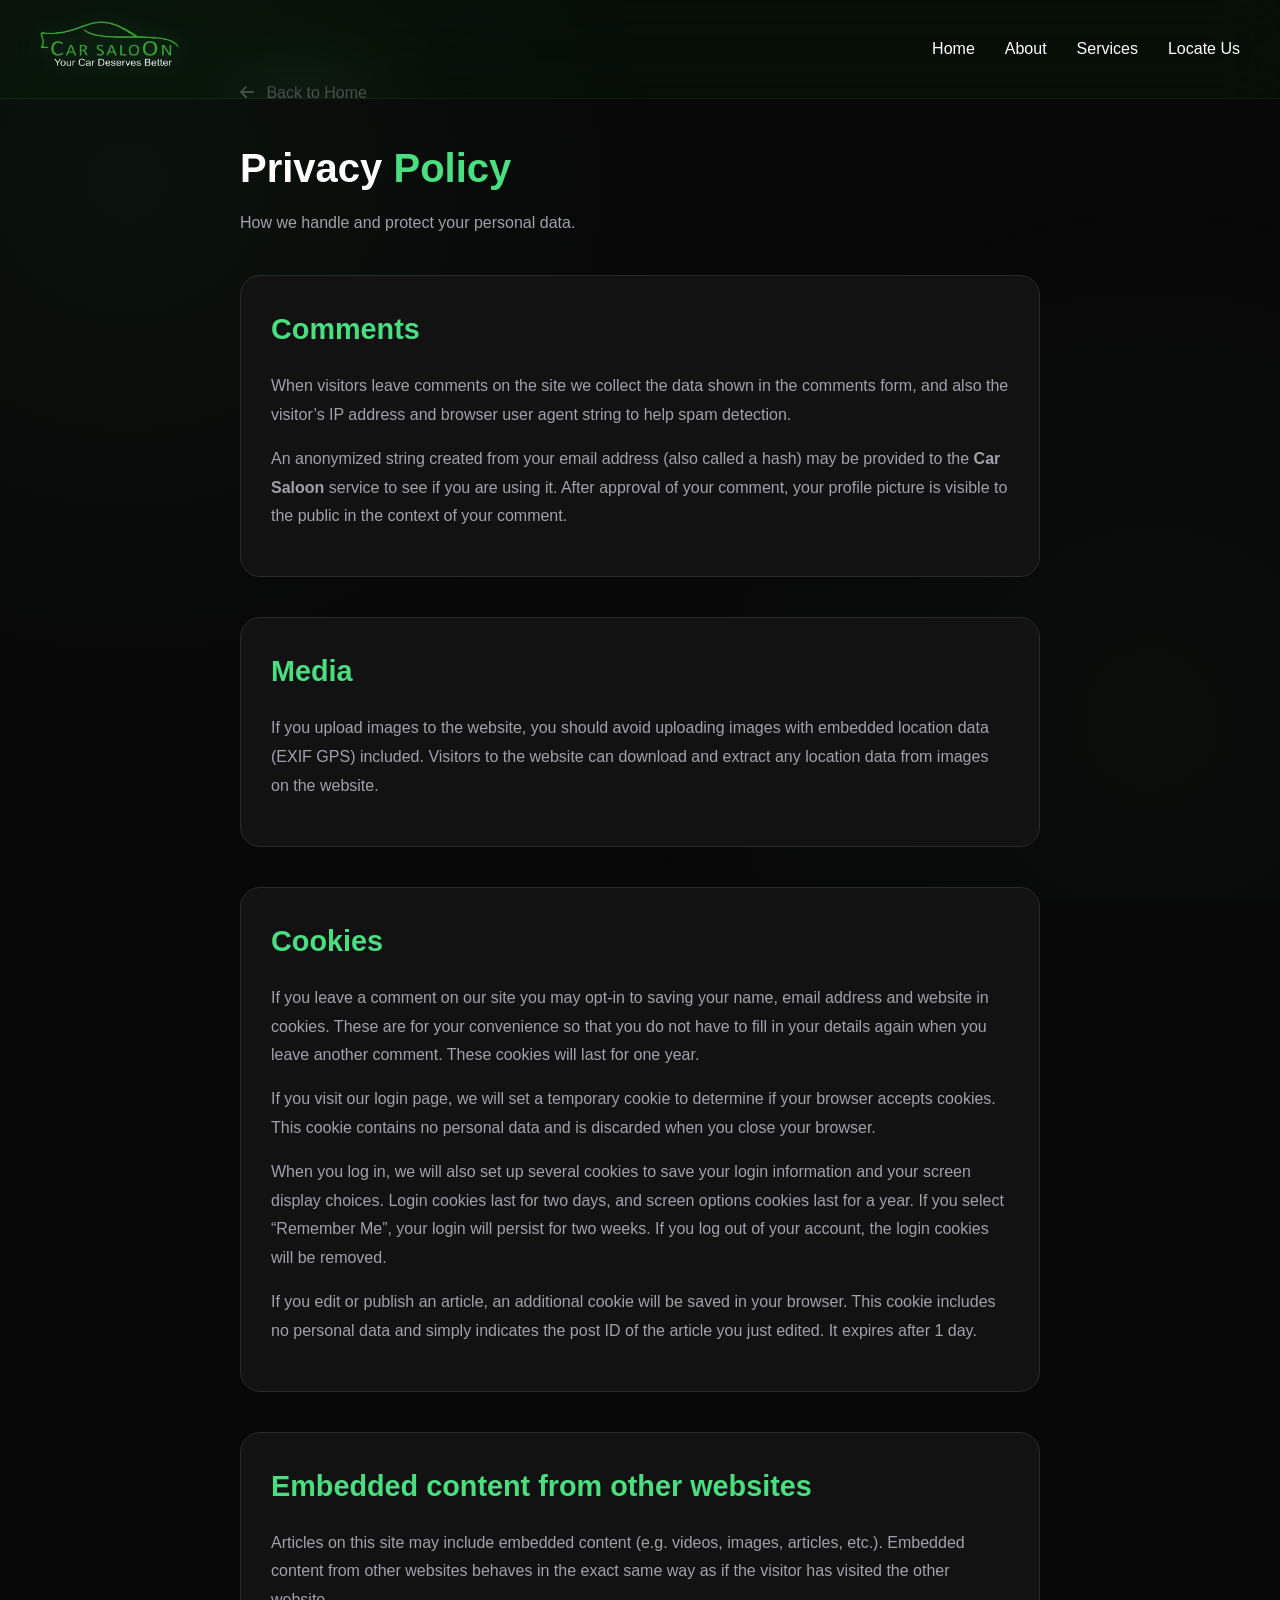
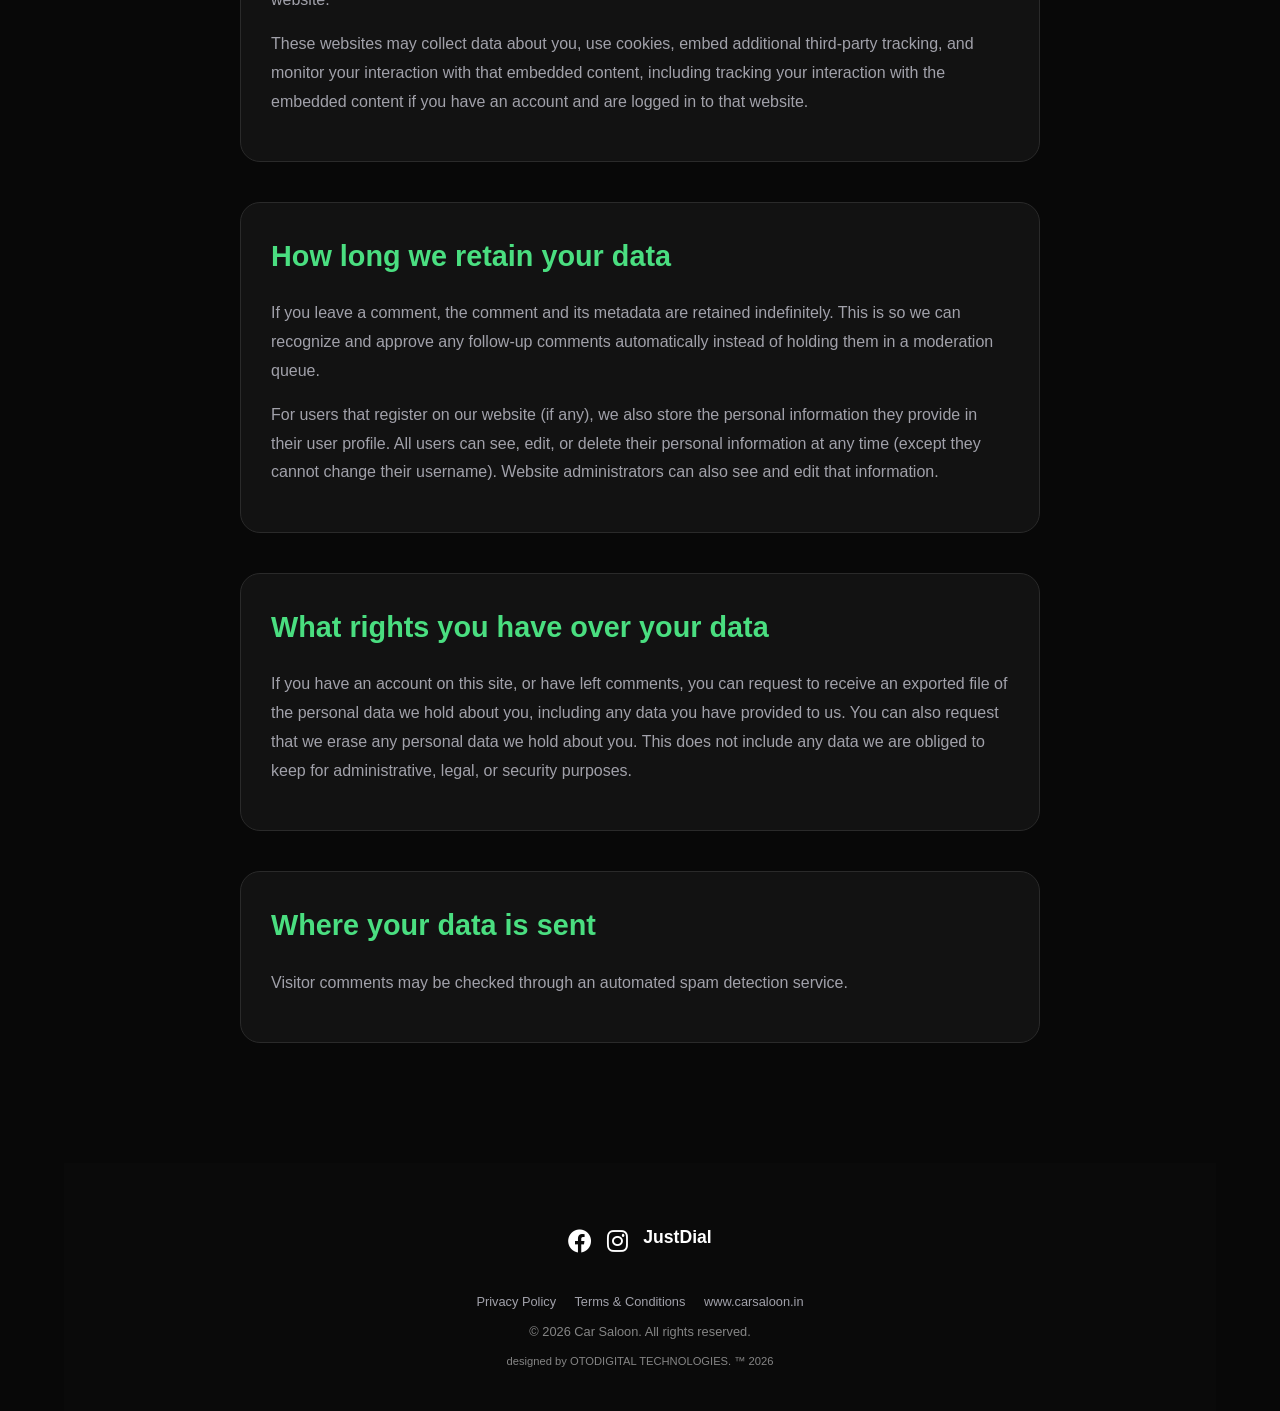
<file: privacy-policy.html>
<!DOCTYPE html>
<html lang="en">

<head>
    <meta charset="UTF-8">
    <meta name="viewport" content="width=device-width, initial-scale=1.0">
    <title>Privacy Policy | Car Saloon</title>
    <link rel="stylesheet" href="https://cdnjs.cloudflare.com/ajax/libs/font-awesome/6.0.0/css/all.min.css">
    <link rel="stylesheet" href="style.css">
    <style>
        .policy-content {
            padding: 80px 0;
            max-width: 800px;
            margin: auto;
        }

        .policy-section {
            margin-bottom: 40px;
            background: var(--card-bg);
            padding: 30px;
            border-radius: 20px;
            border: 1px solid var(--border-color);
        }

        .policy-section h2 {
            color: var(--primary-green);
            margin-bottom: 20px;
            font-size: 1.8rem;
        }

        .policy-section p {
            color: var(--text-gray);
            line-height: 1.8;
            margin-bottom: 15px;
        }

        .policy-section a {
            color: var(--primary-green);
            text-decoration: none;
        }

        .policy-section a:hover {
            text-decoration: underline;
        }

        .back-home {
            display: inline-block;
            margin-bottom: 30px;
            color: var(--text-gray);
            text-decoration: none;
            transition: color 0.3s;
        }

        .back-home:hover {
            color: var(--primary-green);
        }

        .back-home i {
            margin-right: 8px;
        }
    </style>
</head>

<body>

    <nav>
        <div class="nav-logo">
            <a href="index.html"><img src="assets/images/logo-removebg-preview.png" alt="Car Saloon Logo"></a>
        </div>
        <ul class="nav-links">
            <li><a href="index.html">Home</a></li>
            <li><a href="index.html#about">About</a></li>
            <li><a href="index.html#services">Services</a></li>
            <li><a href="index.html#locate-us">Locate Us</a></li>
        </ul>
        <div class="menu-icon"><i class="fas fa-bars"></i></div>
    </nav>

    <div class="container">
        <div class="policy-content">
            <a href="index.html" class="back-home"><i class="fas fa-arrow-left"></i> Back to Home</a>
            
            <div class="section-title" style="text-align: left; margin-bottom: 40px;">
                <h1>Privacy <span>Policy</span></h1>
                <p>How we handle and protect your personal data.</p>
            </div>

            <div class="policy-section">
                <h2>Comments</h2>
                <p>When visitors leave comments on the site we collect the data shown in the comments form, and also the visitor’s IP address and browser user agent string to help spam detection.</p>
                <p>An anonymized string created from your email address (also called a hash) may be provided to the <strong>Car Saloon</strong> service to see if you are using it. After approval of your comment, your profile picture is visible to the public in the context of your comment.</p>
            </div>

            <div class="policy-section">
                <h2>Media</h2>
                <p>If you upload images to the website, you should avoid uploading images with embedded location data (EXIF GPS) included. Visitors to the website can download and extract any location data from images on the website.</p>
            </div>

            <div class="policy-section">
                <h2>Cookies</h2>
                <p>If you leave a comment on our site you may opt-in to saving your name, email address and website in cookies. These are for your convenience so that you do not have to fill in your details again when you leave another comment. These cookies will last for one year.</p>
                <p>If you visit our login page, we will set a temporary cookie to determine if your browser accepts cookies. This cookie contains no personal data and is discarded when you close your browser.</p>
                <p>When you log in, we will also set up several cookies to save your login information and your screen display choices. Login cookies last for two days, and screen options cookies last for a year. If you select “Remember Me”, your login will persist for two weeks. If you log out of your account, the login cookies will be removed.</p>
                <p>If you edit or publish an article, an additional cookie will be saved in your browser. This cookie includes no personal data and simply indicates the post ID of the article you just edited. It expires after 1 day.</p>
            </div>

            <div class="policy-section">
                <h2>Embedded content from other websites</h2>
                <p>Articles on this site may include embedded content (e.g. videos, images, articles, etc.). Embedded content from other websites behaves in the exact same way as if the visitor has visited the other website.</p>
                <p>These websites may collect data about you, use cookies, embed additional third-party tracking, and monitor your interaction with that embedded content, including tracking your interaction with the embedded content if you have an account and are logged in to that website.</p>
            </div>

            <div class="policy-section">
                <h2>How long we retain your data</h2>
                <p>If you leave a comment, the comment and its metadata are retained indefinitely. This is so we can recognize and approve any follow-up comments automatically instead of holding them in a moderation queue.</p>
                <p>For users that register on our website (if any), we also store the personal information they provide in their user profile. All users can see, edit, or delete their personal information at any time (except they cannot change their username). Website administrators can also see and edit that information.</p>
            </div>

            <div class="policy-section">
                <h2>What rights you have over your data</h2>
                <p>If you have an account on this site, or have left comments, you can request to receive an exported file of the personal data we hold about you, including any data you have provided to us. You can also request that we erase any personal data we hold about you. This does not include any data we are obliged to keep for administrative, legal, or security purposes.</p>
            </div>

            <div class="policy-section">
                <h2>Where your data is sent</h2>
                <p>Visitor comments may be checked through an automated spam detection service.</p>
            </div>
        </div>

        <footer style="padding-bottom: 40px; border-top: none;">
            <div class="social-links" style="justify-content: center; margin-bottom: 30px; display: flex; gap: 15px;">
                <a href="https://www.facebook.com/p/Car-Saloon-Dhamtari-100063695454438/?hr=1&wtsid=rdr_1l7mdJ3HjMUIJtcbO"
                    target="_blank" style="color: inherit; font-size: 1.5rem;" title="Facebook"><i class="fab fa-facebook"></i></a>
                <a href="https://www.instagram.com/car_saloon_dmt?igsh=MWtucjZhejRlM3pldg==" target="_blank"
                    style="color: inherit; font-size: 1.5rem;" title="Instagram"><i class="fab fa-instagram"></i></a>
                <a href="https://www.justdial.com/Dhamtari/Car-Saloon-Beside-Akashganga-Colony-Opposite-Amaltas-Puram-Colony-Dhamtari-I-Ward/9999P7722-7722-190912194757-B8M9_BZDET"
                    target="_blank" style="color: inherit; text-decoration: none; font-size: 1.1rem;" title="Justdial"><strong>JustDial</strong></a>
            </div>
            <p class="site-url" style="text-align: center; color: var(--text-gray); margin-top: 20px;">
                <a href="privacy-policy.html" style="color: var(--text-gray); text-decoration: none; margin-right: 15px;">Privacy Policy</a>
                <a href="terms-conditions.html" style="color: var(--text-gray); text-decoration: none; margin-right: 15px;">Terms & Conditions</a>
                www.carsaloon.in
            </p>
            <p class="copyright" style="text-align: center; color: rgba(255, 255, 255, 0.5);">
                &copy; 2026 Car Saloon. All rights reserved.<br>
                <span style="font-size: 0.7rem; margin-top: 10px; display: block;">designed by OTODIGITAL TECHNOLOGIES. &trade; 2026</span>
            </p>
        </footer>
    </div>

    <script src="script.js"></script>
</body>

</html>
</file>
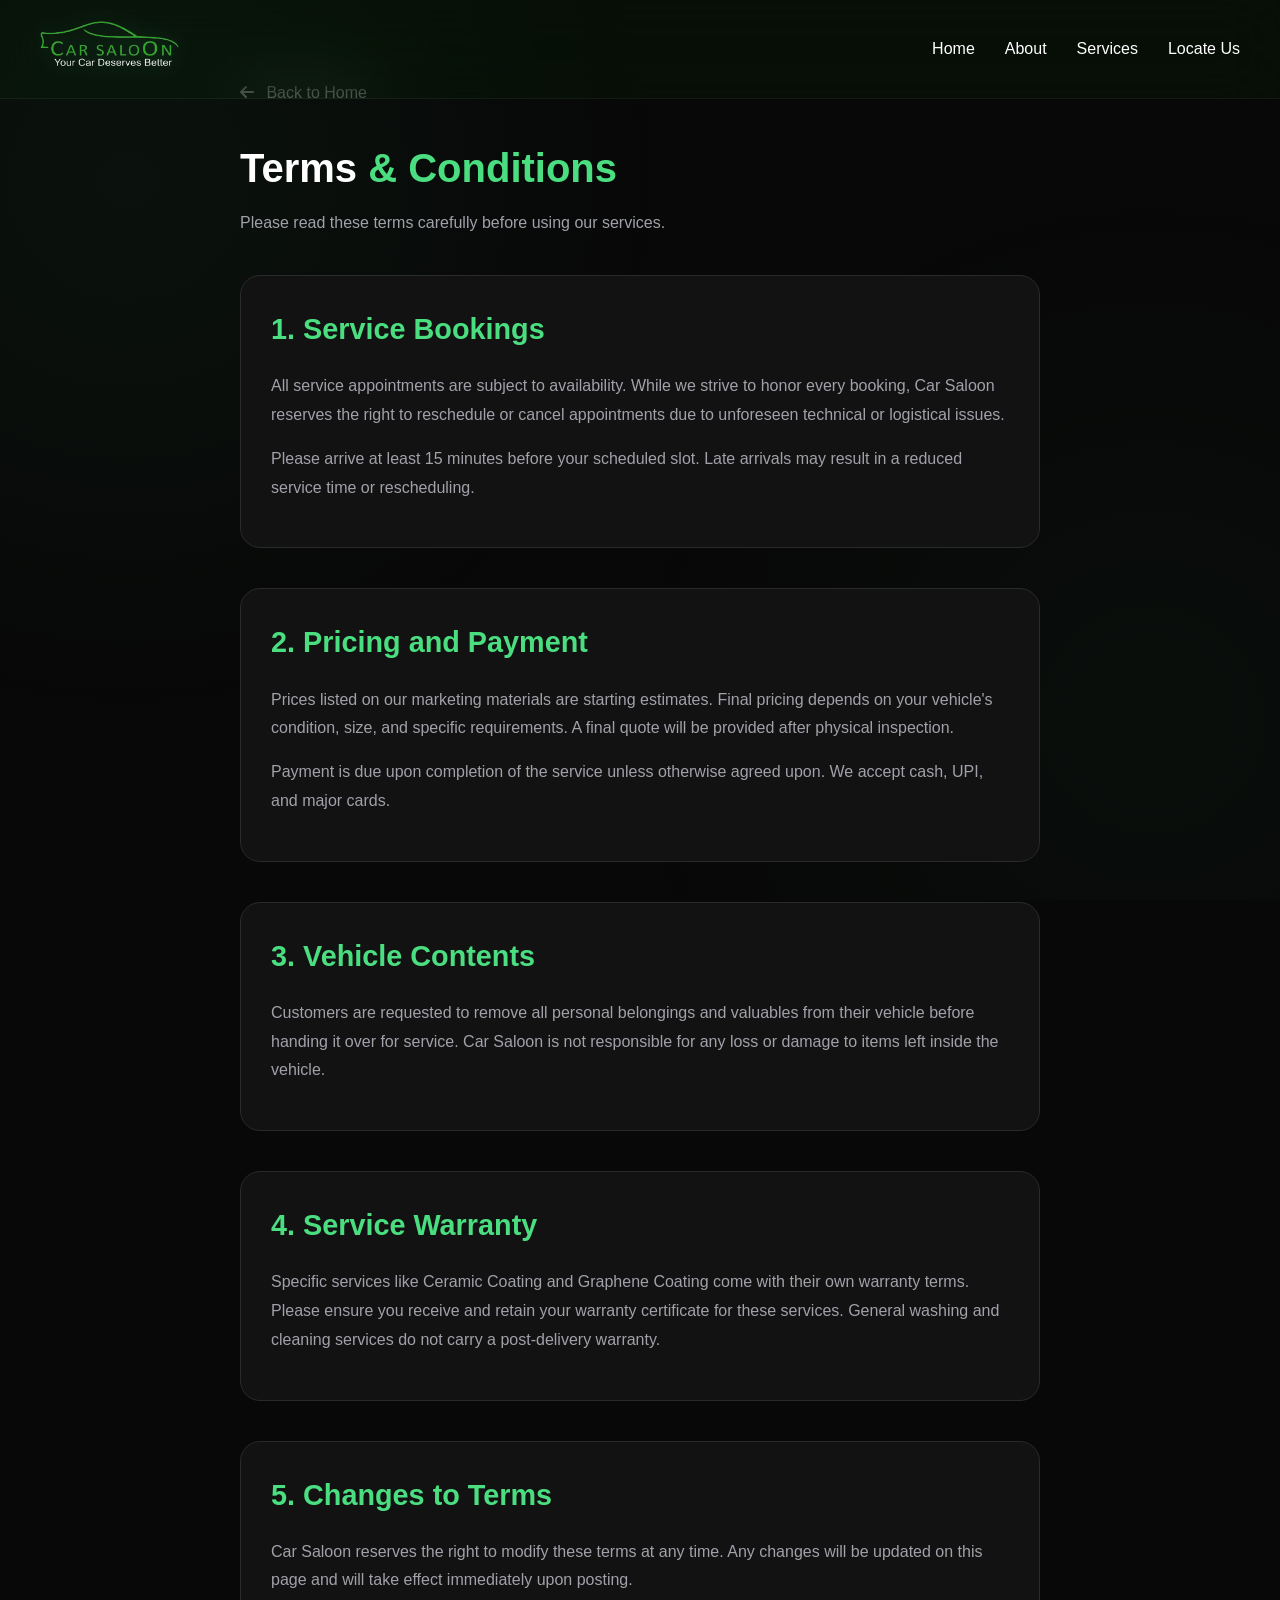
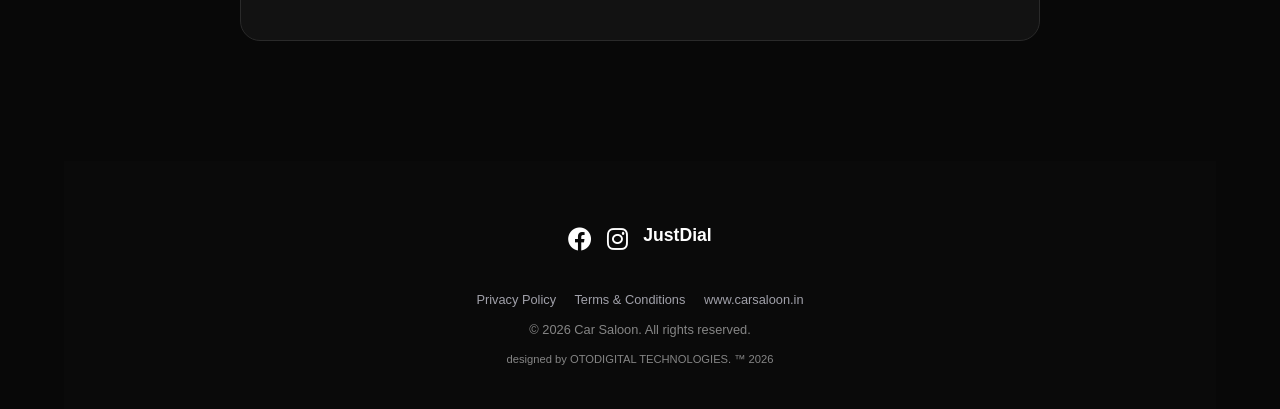
<file: terms-conditions.html>
<!DOCTYPE html>
<html lang="en">

<head>
    <meta charset="UTF-8">
    <meta name="viewport" content="width=device-width, initial-scale=1.0">
    <title>Terms & Conditions | Car Saloon</title>
    <link rel="stylesheet" href="https://cdnjs.cloudflare.com/ajax/libs/font-awesome/6.0.0/css/all.min.css">
    <link rel="stylesheet" href="style.css">
    <style>
        .policy-content {
            padding: 80px 0;
            max-width: 800px;
            margin: auto;
        }

        .policy-section {
            margin-bottom: 40px;
            background: var(--card-bg);
            padding: 30px;
            border-radius: 20px;
            border: 1px solid var(--border-color);
        }

        .policy-section h2 {
            color: var(--primary-green);
            margin-bottom: 20px;
            font-size: 1.8rem;
        }

        .policy-section p {
            color: var(--text-gray);
            line-height: 1.8;
            margin-bottom: 15px;
        }

        .back-home {
            display: inline-block;
            margin-bottom: 30px;
            color: var(--text-gray);
            text-decoration: none;
            transition: color 0.3s;
        }

        .back-home:hover {
            color: var(--primary-green);
        }

        .back-home i {
            margin-right: 8px;
        }
    </style>
</head>

<body>

    <nav>
        <div class="nav-logo">
            <a href="index.html"><img src="assets/images/logo-removebg-preview.png" alt="Car Saloon Logo"></a>
        </div>
        <ul class="nav-links">
            <li><a href="index.html">Home</a></li>
            <li><a href="index.html#about">About</a></li>
            <li><a href="index.html#services">Services</a></li>
            <li><a href="index.html#locate-us">Locate Us</a></li>
        </ul>
        <div class="menu-icon"><i class="fas fa-bars"></i></div>
    </nav>

    <div class="container">
        <div class="policy-content">
            <a href="index.html" class="back-home"><i class="fas fa-arrow-left"></i> Back to Home</a>
            
            <div class="section-title" style="text-align: left; margin-bottom: 40px;">
                <h1>Terms <span>& Conditions</span></h1>
                <p>Please read these terms carefully before using our services.</p>
            </div>

            <div class="policy-section">
                <h2>1. Service Bookings</h2>
                <p>All service appointments are subject to availability. While we strive to honor every booking, Car Saloon reserves the right to reschedule or cancel appointments due to unforeseen technical or logistical issues.</p>
                <p>Please arrive at least 15 minutes before your scheduled slot. Late arrivals may result in a reduced service time or rescheduling.</p>
            </div>

            <div class="policy-section">
                <h2>2. Pricing and Payment</h2>
                <p>Prices listed on our marketing materials are starting estimates. Final pricing depends on your vehicle's condition, size, and specific requirements. A final quote will be provided after physical inspection.</p>
                <p>Payment is due upon completion of the service unless otherwise agreed upon. We accept cash, UPI, and major cards.</p>
            </div>

            <div class="policy-section">
                <h2>3. Vehicle Contents</h2>
                <p>Customers are requested to remove all personal belongings and valuables from their vehicle before handing it over for service. Car Saloon is not responsible for any loss or damage to items left inside the vehicle.</p>
            </div>

            <div class="policy-section">
                <h2>4. Service Warranty</h2>
                <p>Specific services like Ceramic Coating and Graphene Coating come with their own warranty terms. Please ensure you receive and retain your warranty certificate for these services. General washing and cleaning services do not carry a post-delivery warranty.</p>
            </div>

            <div class="policy-section">
                <h2>5. Changes to Terms</h2>
                <p>Car Saloon reserves the right to modify these terms at any time. Any changes will be updated on this page and will take effect immediately upon posting.</p>
            </div>
        </div>

        <footer style="padding-bottom: 40px; border-top: none;">
            <div class="social-links" style="justify-content: center; margin-bottom: 30px; display: flex; gap: 15px;">
                <a href="https://www.facebook.com/p/Car-Saloon-Dhamtari-100063695454438/?hr=1&wtsid=rdr_1l7mdJ3HjMUIJtcbO"
                    target="_blank" style="color: inherit; font-size: 1.5rem;" title="Facebook"><i class="fab fa-facebook"></i></a>
                <a href="https://www.instagram.com/car_saloon_dmt?igsh=MWtucjZhejRlM3pldg==" target="_blank"
                    style="color: inherit; font-size: 1.5rem;" title="Instagram"><i class="fab fa-instagram"></i></a>
                <a href="https://www.justdial.com/Dhamtari/Car-Saloon-Beside-Akashganga-Colony-Opposite-Amaltas-Puram-Colony-Dhamtari-I-Ward/9999P7722-7722-190912194757-B8M9_BZDET"
                    target="_blank" style="color: inherit; text-decoration: none; font-size: 1.1rem;" title="Justdial"><strong>JustDial</strong></a>
            </div>
            <p class="site-url" style="text-align: center; color: var(--text-gray); margin-top: 20px;">
                <a href="privacy-policy.html" style="color: var(--text-gray); text-decoration: none; margin-right: 15px;">Privacy Policy</a>
                <a href="terms-conditions.html" style="color: var(--text-gray); text-decoration: none; margin-right: 15px;">Terms & Conditions</a>
                www.carsaloon.in
            </p>
            <p class="copyright" style="text-align: center; color: rgba(255, 255, 255, 0.5);">
                &copy; 2026 Car Saloon. All rights reserved.<br>
                <span style="font-size: 0.7rem; margin-top: 10px; display: block;">designed by OTODIGITAL TECHNOLOGIES. &trade; 2026</span>
            </p>
        </footer>
    </div>

    <script src="script.js"></script>
</body>

</html>
</file>
<file: style.css>
:root {
    --bg-black: #080808;
    --card-bg: #121212;
    --primary-green: #4ade80;
    --text-white: #ffffff;
    --text-gray: #a1a1aa;
    --input-bg: #1e1e1e;
    --border-color: #2a2a2a;
}

* {
    margin: 0;
    padding: 0;
    box-sizing: border-box;
    font-family: 'Inter', sans-serif;
    scroll-behavior: smooth;
}

body {
    background-color: var(--bg-black);
    color: var(--text-white);
    line-height: 1.6;
    overflow-x: hidden;
}

/* Background Gradients/Graphics */
body::before {
    content: '';
    position: fixed;
    top: 0;
    left: 0;
    width: 100%;
    height: 100%;
    background:
        radial-gradient(circle at 10% 20%, rgba(74, 222, 128, 0.05) 0%, transparent 40%),
        radial-gradient(circle at 90% 80%, rgba(74, 222, 128, 0.03) 0%, transparent 40%);
    z-index: -1;
    pointer-events: none;
}

nav {
    display: flex;
    justify-content: space-between;
    padding: 20px 40px;
    background: rgba(8, 80, 8, 0.1);
    backdrop-filter: blur(30px);
    -webkit-backdrop-filter: blur(15px);
    position: fixed;
    width: 100%;
    top: 0;
    z-index: 1000;
    border-bottom: 1px solid rgba(255, 255, 255, 0.05);
}

.nav-logo img {
    height: 50px;
    object-fit: contain;
    filter: drop-shadow(0 0 10px rgba(74, 222, 128, 0.3));
}

.nav-links {
    display: flex;
    list-style: none;
    gap: 30px;
    align-items: center;
}

.nav-links li a {
    color: var(--text-white);
    text-decoration: none;
    font-weight: 500;
    transition: color 0.3s;
}

.nav-links li a:hover {
    color: var(--primary-green);
}

.menu-icon {
    display: none;
    font-size: 1.5rem;
    cursor: pointer;
    color: white;
}

.btn-primary {
    background: linear-gradient(135deg, var(--primary-green) 0%, #22c55e 100%);
    color: #000;
    border: 1px solid transparent;
    /* Match outline border height */
    padding: 16px 32px;
    border-radius: 14px;
    font-weight: 700;
    font-size: 1rem;
    letter-spacing: 0.5px;
    cursor: pointer;
    transition: all 0.3s cubic-bezier(0.4, 0, 0.2, 1);
    box-shadow: 0 4px 15px rgba(74, 222, 128, 0.2);
    display: inline-flex;
    align-items: center;
    justify-content: center;
    position: relative;
    overflow: hidden;
    height: 56px;
    /* Explicit height for perfect alignment */
}

.btn-primary::after {
    content: '';
    position: absolute;
    top: -50%;
    left: -50%;
    width: 200%;
    height: 200%;
    background: linear-gradient(45deg, transparent, rgba(255, 255, 255, 0.2), transparent);
    transform: rotate(45deg);
    transition: 0.5s;
}

.btn-primary:hover::after {
    left: 100%;
}

.btn-primary:hover {
    transform: translateY(-2px);
    box-shadow: 0 8px 25px rgba(74, 222, 128, 0.4);
    filter: brightness(1.1);
}

.btn-primary:active {
    transform: translateY(0);
}

.btn-outline {
    border: 1px solid var(--border-color);
    background: rgba(255, 255, 255, 0.03);
    color: white;
    padding: 16px 32px;
    border-radius: 14px;
    text-decoration: none;
    font-weight: 600;
    transition: all 0.3s ease;
    display: inline-flex;
    align-items: center;
    justify-content: center;
    backdrop-filter: blur(5px);
    height: 56px;
    /* Match primary button height */
}

.btn-outline:hover {
    border-color: var(--primary-green);
    color: var(--primary-green);
    background: rgba(74, 222, 128, 0.05);
    transform: translateY(-2px);
}

.hero-btns {
    display: flex;
    justify-content: flex-start;
    gap: 20px;
    margin-top: 20px;
}

@media (max-width: 600px) {
    .hero-btns {
        flex-direction: column;
        align-items: center;
        gap: 15px;
    }

    .hero-buttons-container {
        justify-content: center;
        margin-top: 20px;
    }

    .btn-primary,
    .btn-outline {
        width: 100%;
        max-width: 300px;
    }
}

.container {
    padding: 0 5%;
    max-width: 100%;
    margin: auto;
}

.hero {
    min-height: 100vh;
    padding: 100px 5% 40px;
    display: flex;
    flex-direction: column;
    justify-content: center;
    position: relative;
    overflow: hidden;
    border-bottom: 1px solid var(--border-color);
    background-color: #000; /* Fallback */
}

.hero-video {
    position: absolute;
    top: 0;
    left: 0;
    width: 100%;
    height: 100%;
    object-fit: cover;
    z-index: 0;
}

.hero::after {
    content: '';
    position: absolute;
    top: 0;
    left: 0;
    width: 100%;
    height: 100%;
    background: linear-gradient(to right, rgba(0, 0, 0, 0.95) 0%, rgba(0, 0, 0, 0.4) 50%, rgba(0, 0, 0, 0.6) 100%);
    z-index: 1;
    pointer-events: none;
}

.hero-content,
.hero-btns {
    position: relative;
    z-index: 2;
}

@media (max-width: 768px) {
    .hero {
        padding-top: 150px;
        min-height: 90vh;
    }
}

.hero-content {
    animation: fadeInUp 1s ease-out;
}

.hero-btns {
    animation: fadeInUp 1s ease-out 0.2s backwards;
}

@keyframes fadeInUp {
    from {
        opacity: 0;
        transform: translateY(30px);
    }

    to {
        opacity: 1;
        transform: translateY(0);
    }
}

.hero h1 {
    font-size: 3.5rem;
    margin-bottom: 20px;
    text-shadow: 0 10px 30px rgba(0, 0, 0, 0.5);
    line-height: 1.1;
}

.hero h1 span {
    position: relative;
    display: inline-block;
    color: #fff;
    background: linear-gradient(to right, var(--primary-green) 50%, #fff 50%);
    background-size: 200% 100%;
    background-position: 100% 0;
    -webkit-background-clip: text;
    -webkit-text-fill-color: transparent;
    transition: background-position 1.2s cubic-bezier(0.4, 0, 0.2, 1) 0.6s;
}

.hero.active h1 span {
    background-position: 0 0;
    text-shadow: 0 0 10px rgba(74, 222, 128, 0.5);
}

.hero p {
    color: var(--text-gray);
    margin-bottom: 40px;
    max-width: 600px;
}

/* Heading Fill Animation */
.heading-fill {
    display: inline-block;
    color: #fff;
    background: linear-gradient(to right, var(--primary-green) 50%, #fff 50%);
    background-size: 200% 100%;
    background-position: 100% 0;
    -webkit-background-clip: text;
    -webkit-text-fill-color: transparent;
    transition: background-position 1.2s cubic-bezier(0.4, 0, 0.2, 1);
    opacity: 0;
    transform: translateY(20px);
}

.heading-fill.active {
    background-position: 0 0;
    opacity: 1;
    transform: translateY(0);
    text-shadow: 0 0 20px rgba(74, 222, 128, 0.3);
}

.heading-fill span {
    color: inherit;
    background: inherit;
    -webkit-background-clip: inherit;
    -webkit-text-fill-color: inherit;
}

/* Scroll Reveal Animations (for other elements) */
.reveal-text,
.reveal-item {
    opacity: 0;
    transform: translateY(30px);
    transition: opacity 0.8s ease-out, transform 0.8s cubic-bezier(0.2, 0.8, 0.2, 1);
}

.reveal-text.active,
.reveal-item.active {
    opacity: 1;
    transform: translateY(0);
}

.section-title p.reveal-text {
    transition-delay: 0.2s;
}

.hero-logo-container {
    margin-bottom: 20px;
}

.hero-logo {
    height: 80px;
    object-fit: contain;
}

/* ===== Stats Widget (between Hero & About) ===== */
.stats-widget-section {
    padding: 40px 5%;
    display: flex;
    justify-content: center;
}

.stats-widget {
    background: linear-gradient(135deg, rgba(20, 20, 20, 0.8) 0%, rgba(10, 10, 10, 0.9) 100%);
    border: 1px solid var(--border-color);
    border-radius: 24px;
    display: flex;
    justify-content: center;
    align-items: center;
    gap: 0;
    flex-wrap: wrap;
    max-width: 1000px;
    width: 100%;
    padding: 10px;
    box-shadow: 0 10px 30px rgba(0, 0, 0, 0.5);
    backdrop-filter: blur(10px);
}

.stat-item {
    display: flex;
    align-items: center;
    gap: 15px;
    padding: 15px 30px;
    transition: transform 0.3s ease;
}

.stat-item:hover {
    transform: translateY(-5px);
}

.stat-item i {
    font-size: 1.8rem;
    color: var(--primary-green);
    opacity: 0.9;
}

.stat-number {
    display: inline-block;
    font-size: 1.6rem;
    font-weight: 800;
    line-height: 1.1;
    color: var(--text-white);
}

.stat-label {
    display: block;
    font-size: 0.85rem;
    color: var(--text-gray);
    text-transform: uppercase;
    letter-spacing: 1px;
}

.stat-divider {
    width: 1px;
    height: 40px;
    background: var(--border-color);
}

@media (max-width: 768px) {
    .stats-widget {
        border-radius: 0;
        border-left: none;
        border-right: none;
        padding: 20px 10px;
    }

    .stat-item {
        padding: 10px 15px;
    }
}

@media (max-width: 600px) {
    .stats-widget {
        gap: 0;
    }

    .stat-item {
        padding: 12px 16px;
        min-width: 140px;
    }

    .stat-divider {
        display: none;
    }

    .stat-number {
        font-size: 1.1rem;
    }
}

/* Services Carousel (True Circular Queue) */
.services-carousel-container {
    position: relative;
    width: 100%;
    height: 420px;
    display: flex;
    justify-content: center;
    align-items: center;
    margin: 40px 0 80px 0;
    overflow: hidden;
}

.services-carousel-container .service-card {
    position: absolute;
    background: var(--card-bg);
    padding: 30px;
    border-radius: 10px;
    border: 1px solid var(--border-color);
    width: 320px;
    height: 370px;
    transition: all 0.6s cubic-bezier(0.4, 0, 0.2, 1);
    cursor: pointer;
    display: flex;
    flex-direction: column;
    justify-content: center;
    align-items: center;
    text-align: center;
    transform-origin: center center;
    opacity: 0;
}

.services-carousel-container .service-card.active-slide {
    box-shadow: 0 15px 40px rgba(74, 222, 128, 0.3);
    border-color: var(--primary-green);
}

.service-card i {
    font-size: 2.5rem;
    color: var(--primary-green);
    margin-bottom: 20px;
}

.booking-form-container {
    background: var(--card-bg);
    padding: 40px;
    border-radius: 24px;
    margin: 60px auto;
    max-width: 1200px;
    border: 1px solid var(--border-color);
    background-image: url(./assets/images/graphics/graphic.jpg);
}

.form-group {
    margin-bottom: 20px;
}

.form-row {
    display: flex;
    gap: 15px;
}

input,
select,
textarea {
    width: 100%;
    padding: 15px;
    background: var(--input-bg);
    border: 1px solid var(--border-color);
    border-radius: 12px;
    color: white;
}

.submit-btn {
    width: 100%;
    margin-top: 10px;
}

footer {
    padding: 60px 20px;
    border-top: 1px solid var(--border-color);
    background: #0a0a0a;
}

.footer-content {
    display: grid;
    grid-template-columns: repeat(auto-fit, minmax(250px, 1fr));
    gap: 40px;
    text-align: left;
    margin-bottom: 40px;
}

.footer-logo img {
    height: 60px;
    margin-bottom: 20px;
}

.footer-info h3 {
    color: var(--primary-green);
    margin-bottom: 20px;
}

.footer-info p {
    color: var(--text-gray);
    margin-bottom: 10px;
    font-size: 0.9rem;
}

.footer-info i {
    color: var(--primary-green);
    margin-right: 10px;
    width: 20px;
}

.social-links {
    display: flex;
    gap: 15px;
    font-size: 1.2rem;
}

.social-links i {
    cursor: pointer;
    transition: color 0.3s;
}

.social-links i:hover {
    color: var(--primary-green);
}

.site-url,
.copyright {
    text-align: center;
    color: #444;
    font-size: 0.8rem;
    margin-top: 10px;
}

/* Gallery & Carousel Styles */
#gallery {
    padding: 80px 0;
}

.section-title {
    text-align: center;
    margin-bottom: 50px;
}

.section-title h1,
.section-title h2 {
    font-size: 2.5rem;
}

.section-title h1 span,
.section-title h2 span {
    color: var(--primary-green);
}

/* Ensure fill animation works on spans */
.heading-fill span {
    color: inherit !important;
}

.section-title p {
    color: var(--text-gray);
    margin-top: 10px;
}

/* Work Carousel (3D Circular Queue) */
.work-carousel-container {
    position: relative;
    width: 100%;
    height: 500px;
    display: flex;
    justify-content: center;
    align-items: center;
    margin: 40px 0 80px 0;
    overflow: hidden;
}

.work-carousel-container .work-card {
    position: absolute;
    background: var(--card-bg);
    border-radius: 20px;
    border: 1px solid var(--border-color);
    width: 550px;
    height: 440px;
    transition: all 0.6s cubic-bezier(0.4, 0, 0.2, 1);
    cursor: pointer;
    display: flex;
    flex-direction: column;
    justify-content: center;
    align-items: center;
    text-align: center;
    transform-origin: center center;
    opacity: 0;
    overflow: hidden;
}

.work-carousel-container .work-card.active-slide {
    box-shadow: 0 15px 40px rgba(74, 222, 128, 0.3);
    border-color: var(--primary-green);
}

.work-card img,
.work-card video {
    width: 100%;
    height: 100%;
    object-fit: cover;
}

@media (max-width: 768px) {
    nav {
        justify-content: center;
        padding: 15px 20px;
    }

    .menu-icon {
        display: block;
        position: absolute;
        right: 20px;
        top: 50%;
        transform: translateY(-50%);
    }

    .nav-links {
        display: none;
        flex-direction: column;
        position: absolute;
        top: 100%;
        left: 0;
        width: 100%;
        background: rgba(8, 8, 8, 0.95);
        border-bottom: 1px solid var(--border-color);
        padding: 20px 0;
        text-align: center;
    }

    .nav-links.active {
        display: flex;
    }

    .work-carousel-container {
        height: 320px;
    }

    .work-carousel-container .work-card {
        width: 290px;
        height: 280px;
    }

    .services-carousel-container {
        height: 340px;
    }

    .services-carousel-container .service-card {
        width: 260px;
        height: 300px;
    }
}

@media (max-width: 600px) {
    .form-row {
        flex-direction: column;
        gap: 0;
    }
}

/* Reviews Section */
.reviews-section {
    padding: 80px 0;
    position: relative;
    overflow: hidden;
}

.reviews-carousel-container {
    position: relative;
    max-width: 1600px;
    margin: 40px auto;
    padding: 0 50px;
}

.reviews-track-container {
    overflow: hidden;
}

.reviews-track {
    display: flex;
    gap: 30px;
    transition: transform 0.5s cubic-bezier(0.4, 0, 0.2, 1);
}

.review-card {
    min-width: calc(33.333% - 20px);
    background: rgba(255, 255, 255, 0.03);
    padding: 30px;
    border-radius: 20px;
    border: 1px solid var(--border-color);
    transition: all 0.3s ease;
    display: flex;
    flex-direction: column;
    gap: 15px;
    backdrop-filter: blur(10px);
    height: 100%;
}

@media (max-width: 992px) {
    .review-card {
        min-width: calc(50% - 15px);
    }
}

@media (max-width: 600px) {
    .review-card {
        min-width: 100%;
    }

    .reviews-carousel-container {
        padding: 0 20px;
    }
}

.review-card:hover {
    transform: translateY(-5px);
    border-color: var(--primary-green);
    background: rgba(255, 255, 255, 0.05);
    box-shadow: 0 10px 30px rgba(74, 222, 128, 0.1);
}

.reviewer-header {
    display: flex;
    align-items: center;
    gap: 15px;
}

.reviewer-avatar {
    width: 45px;
    height: 45px;
    background: var(--primary-green);
    border-radius: 50%;
    display: flex;
    align-items: center;
    justify-content: center;
    color: #000;
    font-weight: 700;
    font-size: 1.1rem;
    flex-shrink: 0;
}

.reviewer-info h4 {
    color: var(--text-white);
    font-size: 1rem;
    margin-bottom: 2px;
}

.stars {
    color: #fbbf24;
    font-size: 0.8rem;
}

.review-text {
    color: var(--text-gray);
    font-style: italic;
    line-height: 1.6;
    font-size: 0.95rem;
}

.reviews-btn {
    position: absolute;
    top: 50%;
    transform: translateY(-50%);
    background: rgba(255, 255, 255, 0.05);
    border: 1px solid var(--border-color);
    color: var(--text-white);
    width: 40px;
    height: 40px;
    border-radius: 50%;
    cursor: pointer;
    display: flex;
    align-items: center;
    justify-content: center;
    transition: all 0.3s ease;
    z-index: 10;
}

.reviews-btn:hover {
    background: var(--primary-green);
    color: #000;
    border-color: var(--primary-green);
}

.reviews-btn.prev {
    left: 0;
}

.reviews-btn.next {
    right: 0;
}

.google-review-badge {
    text-align: center;
    margin-top: 50px;
    display: flex;
    justify-content: center;
    gap: 20px;
    flex-wrap: wrap;
}

.btn-review {
    display: inline-flex;
    align-items: center;
    gap: 10px;
    background: rgba(255, 255, 255, 0.05);
    color: var(--text-white);
    padding: 12px 24px;
    border-radius: 30px;
    text-decoration: none;
    font-size: 0.9rem;
    border: 1px solid var(--border-color);
    transition: all 0.3s ease;
}

.btn-review:hover {
    background: var(--input-bg);
    color: #000;
    border-color: var(--primary-green);
}

/* WhatsApp Floating Button */
.whatsapp-btn {
    position: fixed;
    bottom: 30px;
    right: 30px;
    background-color: #25D366;
    color: #FFF;
    width: 60px;
    height: 60px;
    border-radius: 50%;
    display: flex;
    justify-content: center;
    align-items: center;
    font-size: 35px;
    box-shadow: 0 4px 15px rgba(37, 211, 102, 0.4);
    z-index: 1000;
    transition: all 0.3s cubic-bezier(0.4, 0, 0.2, 1);
    text-decoration: none;
}

.whatsapp-btn:hover {
    background-color: #128C7E;
    transform: translateY(-5px) scale(1.05);
    box-shadow: 0 8px 25px rgba(37, 211, 102, 0.6);
    color: #FFF;
}

/* Map Selector Buttons */
.map-btn {
    color: var(--text-white);
    text-decoration: none;
    background: rgba(255, 255, 255, 0.05);
    padding: 8px 12px;
    border-radius: 8px;
    font-size: 0.9rem;
    border: 1px solid var(--border-color);
    flex: 1;
    text-align: center;
    white-space: nowrap;
    transition: 0.3s;
    cursor: pointer;
}

.map-btn:hover {
    background: rgba(74, 222, 128, 0.1);
    border-color: var(--primary-green);
    color: var(--primary-green);
}

.map-btn.active {
    background: rgba(74, 222, 128, 0.1);
    border-color: var(--primary-green);
    color: var(--primary-green);
}
</file>
